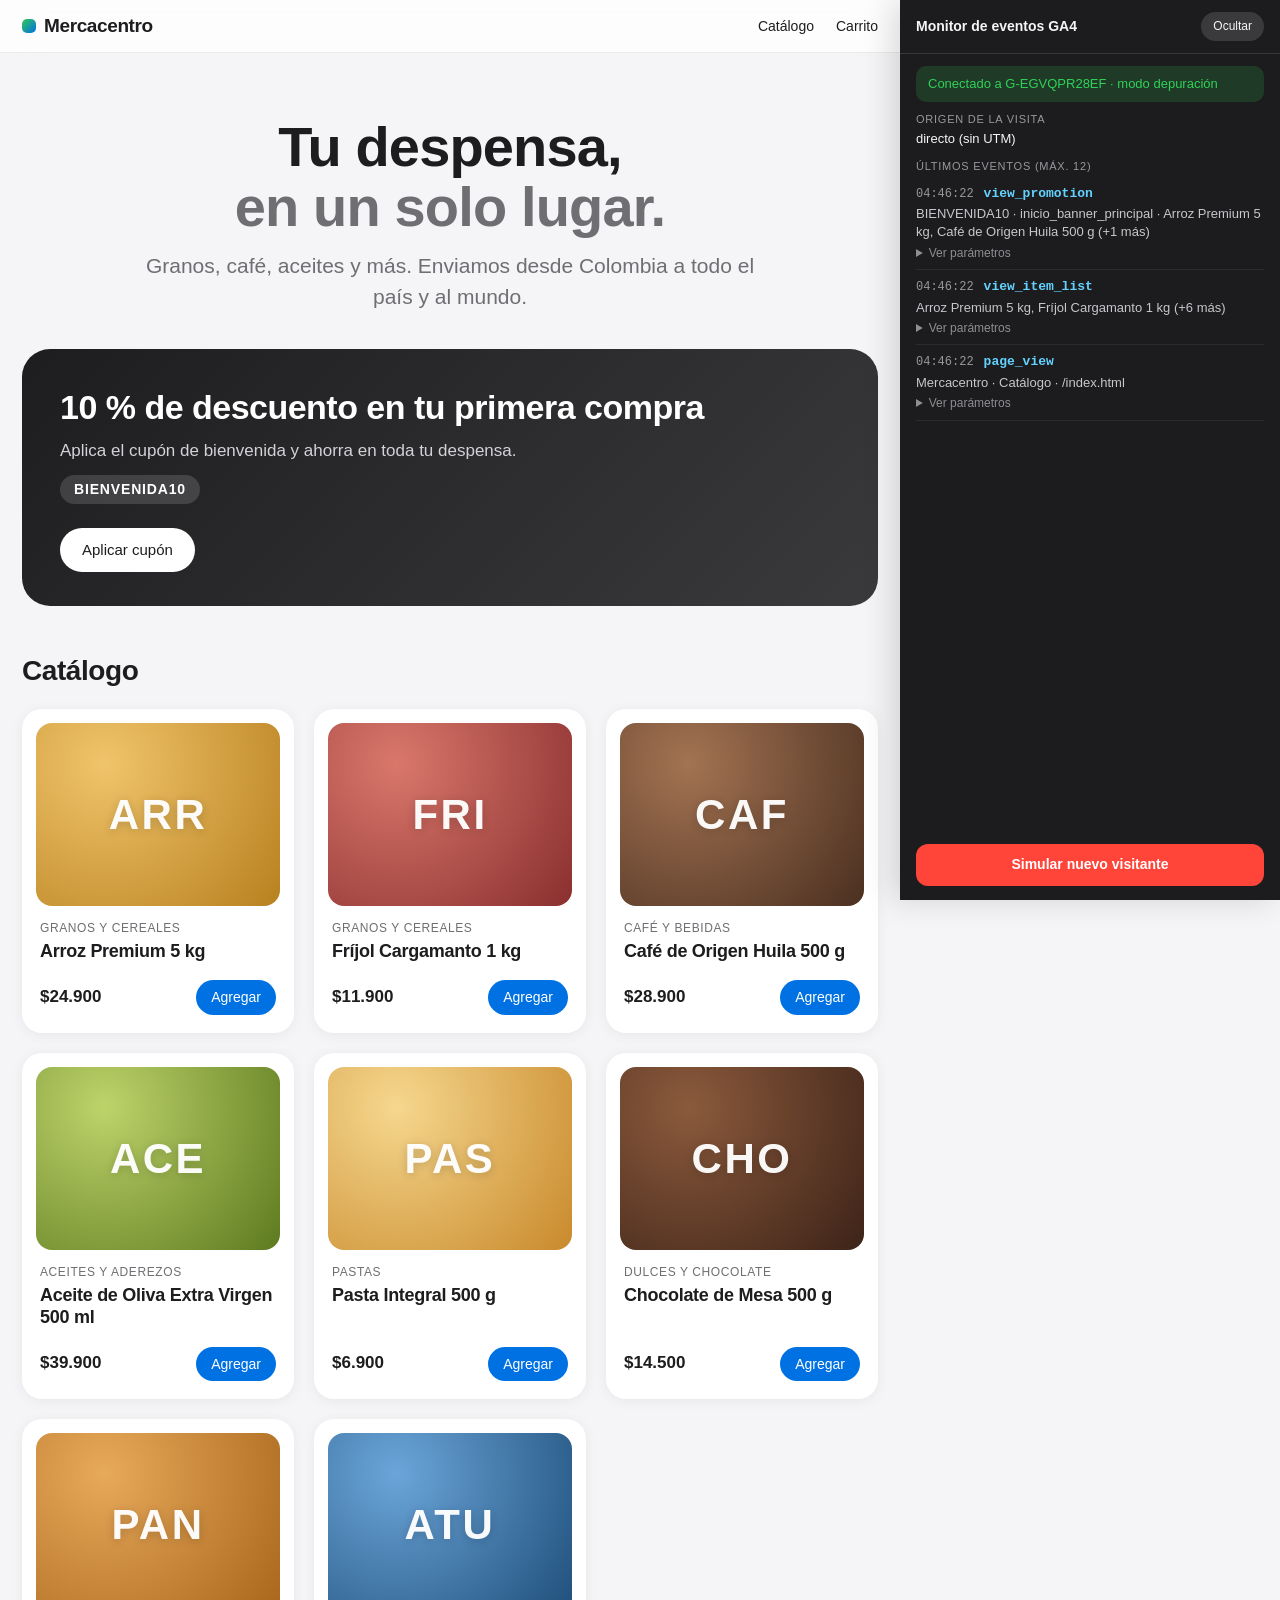
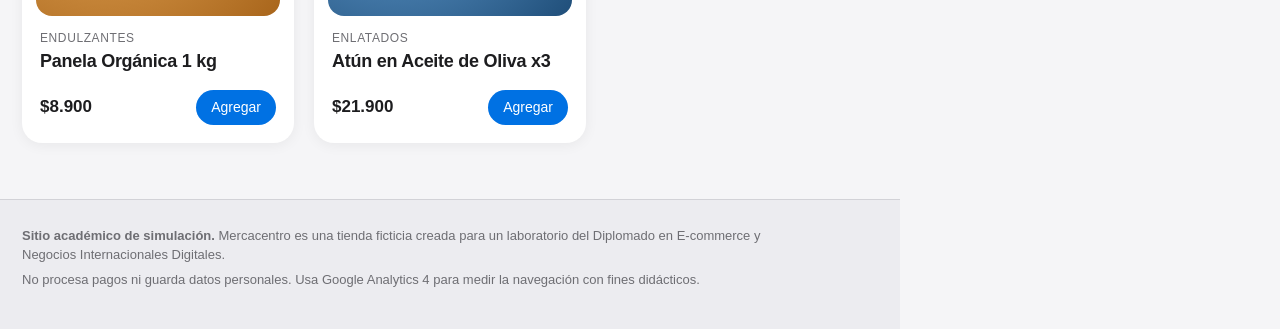
<file: index.html>
<!doctype html>
<html lang="es">
<head>
  <meta charset="utf-8">
  <meta name="viewport" content="width=device-width, initial-scale=1">
  <title>Mercacentro · Catálogo</title>
  <meta name="description" content="Mercacentro: tienda ficticia de despensa para el laboratorio académico de Google Analytics 4.">
  <link rel="icon" href="data:image/svg+xml,%3Csvg xmlns='http://www.w3.org/2000/svg' viewBox='0 0 32 32'%3E%3Crect width='32' height='32' rx='8' fill='%230071e3'/%3E%3Ctext x='16' y='23' font-size='19' text-anchor='middle' fill='white' font-family='Arial' font-weight='700'%3EM%3C/text%3E%3C/svg%3E">
  <link rel="stylesheet" href="css/estilos.css">
</head>
<body>
  <header class="cabecera">
    <div class="cabecera-in">
      <a class="marca" href="index.html"><span class="marca-punto"></span>Mercacentro</a>
      <nav>
        <a href="index.html">Catálogo</a>
        <a href="carrito.html">Carrito<span id="contador-carrito" class="contador" hidden>0</span></a>
      </nav>
    </div>
  </header>

  <main class="contenedor">
    <section class="hero">
      <h1>Tu despensa,<br><span>en un solo lugar.</span></h1>
      <p>Granos, café, aceites y más. Enviamos desde Colombia a todo el país y al mundo.</p>
    </section>

    <section id="zona-promo" aria-label="Promoción"></section>

    <section aria-labelledby="titulo-catalogo">
      <h2 class="titulo-seccion" id="titulo-catalogo">Catálogo</h2>
      <div id="catalogo" class="grid"></div>
    </section>
  </main>

  <footer class="pie">
    <div class="contenedor">
      <p><strong>Sitio académico de simulación.</strong> Mercacentro es una tienda ficticia creada para un laboratorio del Diplomado en E-commerce y Negocios Internacionales Digitales.</p>
      <p>No procesa pagos ni guarda datos personales. Usa Google Analytics 4 para medir la navegación con fines didácticos.</p>
    </div>
  </footer>

  <div id="toast" class="toast" role="status" aria-live="polite"></div>

  <script src="js/config.js"></script>
  <script src="js/productos.js"></script>
  <script src="js/carrito.js"></script>
  <script src="js/analytics.js"></script>
  <script src="js/monitor.js"></script>
  <script src="js/pagina-index.js"></script>
</body>
</html>
</file>
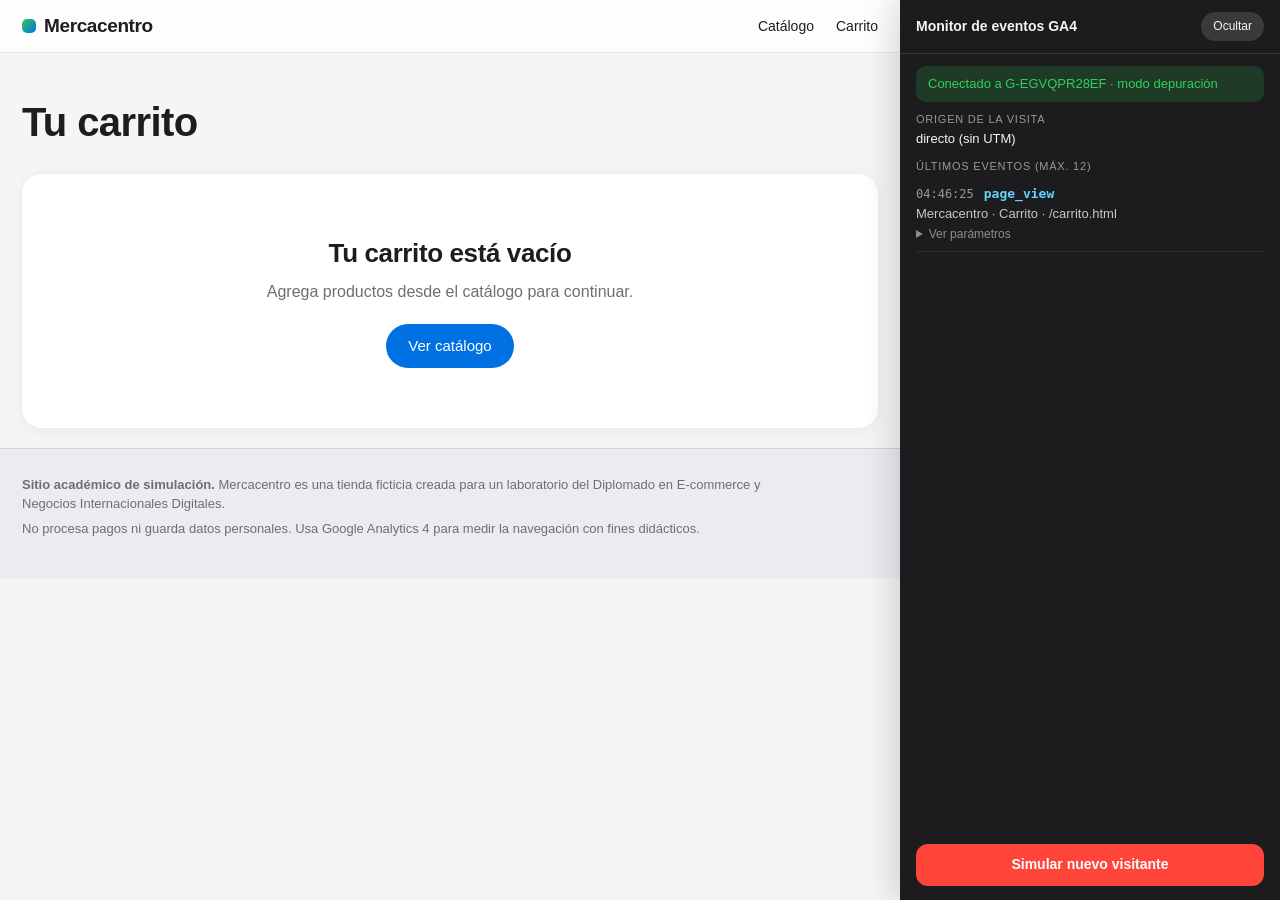
<file: carrito.html>
<!doctype html>
<html lang="es">
<head>
  <meta charset="utf-8">
  <meta name="viewport" content="width=device-width, initial-scale=1">
  <title>Mercacentro · Carrito</title>
  <meta name="description" content="Carrito de compras de Mercacentro, tienda ficticia para el laboratorio de Google Analytics 4.">
  <link rel="icon" href="data:image/svg+xml,%3Csvg xmlns='http://www.w3.org/2000/svg' viewBox='0 0 32 32'%3E%3Crect width='32' height='32' rx='8' fill='%230071e3'/%3E%3Ctext x='16' y='23' font-size='19' text-anchor='middle' fill='white' font-family='Arial' font-weight='700'%3EM%3C/text%3E%3C/svg%3E">
  <link rel="stylesheet" href="css/estilos.css">
</head>
<body>
  <header class="cabecera">
    <div class="cabecera-in">
      <a class="marca" href="index.html"><span class="marca-punto"></span>Mercacentro</a>
      <nav>
        <a href="index.html">Catálogo</a>
        <a href="carrito.html">Carrito<span id="contador-carrito" class="contador" hidden>0</span></a>
      </nav>
    </div>
  </header>

  <main class="contenedor">
    <h1 class="titulo-pagina">Tu carrito</h1>

    <div id="carrito-vacio" class="panel vacio" hidden>
      <h2>Tu carrito está vacío</h2>
      <p>Agrega productos desde el catálogo para continuar.</p>
      <a class="btn" href="index.html">Ver catálogo</a>
    </div>

    <div id="carrito-contenido" class="dos-col" hidden>
      <div>
        <div class="panel" id="lineas" style="padding-top:12px;padding-bottom:12px"></div>
        <div class="panel">
          <h2>Cupón de descuento</h2>
          <p class="nota" style="margin-bottom:0">Prueba con <strong>BIENVENIDA10</strong> para obtener 10 % de descuento.</p>
          <div class="cupon">
            <input type="text" id="input-cupon" placeholder="Código del cupón" autocomplete="off" aria-label="Código del cupón">
            <button type="button" class="btn btn-sec" id="btn-cupon">Aplicar</button>
          </div>
          <p class="msg" id="msg-cupon" role="status"></p>
          <button type="button" class="enlace-btn" id="quitar-cupon" hidden>Quitar cupón</button>
        </div>
      </div>
      <aside class="resumen" aria-label="Resumen del carrito">
        <h2>Resumen</h2>
        <div id="resumen-carrito"></div>
      </aside>
    </div>
  </main>

  <footer class="pie">
    <div class="contenedor">
      <p><strong>Sitio académico de simulación.</strong> Mercacentro es una tienda ficticia creada para un laboratorio del Diplomado en E-commerce y Negocios Internacionales Digitales.</p>
      <p>No procesa pagos ni guarda datos personales. Usa Google Analytics 4 para medir la navegación con fines didácticos.</p>
    </div>
  </footer>

  <script src="js/config.js"></script>
  <script src="js/productos.js"></script>
  <script src="js/carrito.js"></script>
  <script src="js/analytics.js"></script>
  <script src="js/monitor.js"></script>
  <script src="js/pagina-carrito.js"></script>
</body>
</html>
</file>
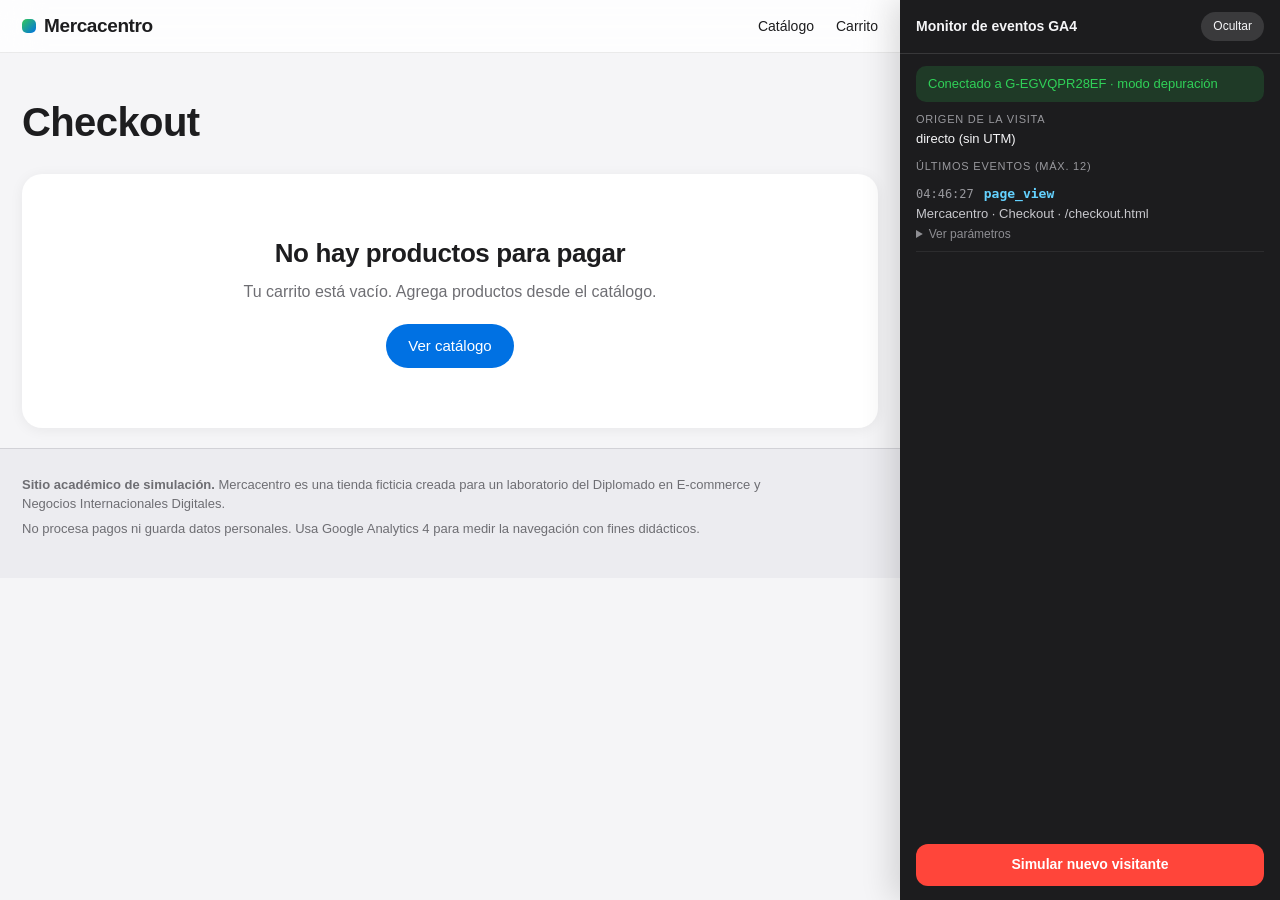
<file: checkout.html>
<!doctype html>
<html lang="es">
<head>
  <meta charset="utf-8">
  <meta name="viewport" content="width=device-width, initial-scale=1">
  <title>Mercacentro · Checkout</title>
  <meta name="description" content="Checkout simulado de Mercacentro, tienda ficticia para el laboratorio de Google Analytics 4.">
  <link rel="icon" href="data:image/svg+xml,%3Csvg xmlns='http://www.w3.org/2000/svg' viewBox='0 0 32 32'%3E%3Crect width='32' height='32' rx='8' fill='%230071e3'/%3E%3Ctext x='16' y='23' font-size='19' text-anchor='middle' fill='white' font-family='Arial' font-weight='700'%3EM%3C/text%3E%3C/svg%3E">
  <link rel="stylesheet" href="css/estilos.css">
</head>
<body>
  <header class="cabecera">
    <div class="cabecera-in">
      <a class="marca" href="index.html"><span class="marca-punto"></span>Mercacentro</a>
      <nav>
        <a href="index.html">Catálogo</a>
        <a href="carrito.html">Carrito<span id="contador-carrito" class="contador" hidden>0</span></a>
      </nav>
    </div>
  </header>

  <main class="contenedor">
    <h1 class="titulo-pagina">Checkout</h1>

    <div id="checkout-vacio" class="panel vacio" hidden>
      <h2>No hay productos para pagar</h2>
      <p>Tu carrito está vacío. Agrega productos desde el catálogo.</p>
      <a class="btn" href="index.html">Ver catálogo</a>
    </div>

    <div id="checkout-contenido">
      <ol class="pasos" aria-label="Pasos del checkout">
        <li id="ind-1" class="activo"><span>1</span> Envío</li>
        <li id="ind-2"><span>2</span> Pago simulado</li>
      </ol>

      <div class="dos-col">
        <div>
          <!-- PASO 1: ENVÍO -->
          <section id="paso-1" class="panel" aria-labelledby="t-paso-1">
            <h2 id="t-paso-1">Paso 1 · Envío</h2>
            <p class="nota">Tienda ficticia: escribe un nombre inventado. No se guarda ni se envía a Analytics. No pedimos correo, teléfono, documento ni datos de tarjeta.</p>
            <form id="form-envio" novalidate>
              <label class="campo">
                <span>Nombre (ficticio)</span>
                <input type="text" id="nombre" name="nombre_ficticio" maxlength="60" autocomplete="off" placeholder="Ej.: Cliente de Prueba">
              </label>
              <label class="campo">
                <span>País de envío</span>
                <select id="pais" name="pais"></select>
              </label>
              <fieldset class="campo">
                <legend>Servicio de envío <span id="tipo-envio" style="font-weight:400;color:var(--texto2)"></span></legend>
                <label class="opcion">
                  <span class="izq"><input type="radio" name="servicio" value="Estándar" checked><span>Estándar<small>Entrega económica</small></span></span>
                  <span class="tarifa" id="tarifa-estandar"></span>
                </label>
                <label class="opcion">
                  <span class="izq"><input type="radio" name="servicio" value="Express"><span>Express<small>Entrega prioritaria</small></span></span>
                  <span class="tarifa" id="tarifa-express"></span>
                </label>
                <p class="nota" style="margin:4px 0 0">Envío Nacional Estándar gratis desde $150.000 en productos (con descuento aplicado).</p>
              </fieldset>
              <p id="error-envio" class="error" role="alert" hidden></p>
              <div class="acciones-form">
                <button type="submit" class="btn" id="btn-continuar">Continuar al pago</button>
                <a href="carrito.html">Volver al carrito</a>
              </div>
            </form>
          </section>

          <!-- PASO 2: PAGO SIMULADO -->
          <section id="paso-2" class="panel" aria-labelledby="t-paso-2" hidden>
            <h2 id="t-paso-2">Paso 2 · Pago simulado</h2>
            <p class="nota" id="pago-para"></p>
            <fieldset class="campo">
              <legend>Medio de pago</legend>
              <label class="opcion"><span class="izq"><input type="radio" name="pago" value="Tarjeta de crédito" checked><span>Tarjeta de crédito<small>Simulado: no se piden datos de tarjeta</small></span></span></label>
              <label class="opcion"><span class="izq"><input type="radio" name="pago" value="PSE"><span>PSE<small>Débito desde tu banco (simulado)</small></span></span></label>
              <label class="opcion"><span class="izq"><input type="radio" name="pago" value="Nequi"><span>Nequi<small>Billetera digital (simulado)</small></span></span></label>
              <label class="opcion"><span class="izq"><input type="radio" name="pago" value="PayPal"><span>PayPal<small>Pagos internacionales (simulado)</small></span></span></label>
            </fieldset>
            <div class="acciones-form">
              <button type="button" class="btn" id="btn-pagar">Pagar (simulado)</button>
              <button type="button" class="enlace-btn" id="volver-envio">← Volver a envío</button>
            </div>
          </section>
        </div>

        <aside class="resumen" aria-label="Resumen del pedido">
          <h2>Resumen del pedido</h2>
          <div id="resumen-checkout"></div>
        </aside>
      </div>
    </div>
  </main>

  <footer class="pie">
    <div class="contenedor">
      <p><strong>Sitio académico de simulación.</strong> Mercacentro es una tienda ficticia creada para un laboratorio del Diplomado en E-commerce y Negocios Internacionales Digitales.</p>
      <p>No procesa pagos ni guarda datos personales. Usa Google Analytics 4 para medir la navegación con fines didácticos.</p>
    </div>
  </footer>

  <script src="js/config.js"></script>
  <script src="js/productos.js"></script>
  <script src="js/carrito.js"></script>
  <script src="js/analytics.js"></script>
  <script src="js/monitor.js"></script>
  <script src="js/pagina-checkout.js"></script>
</body>
</html>
</file>
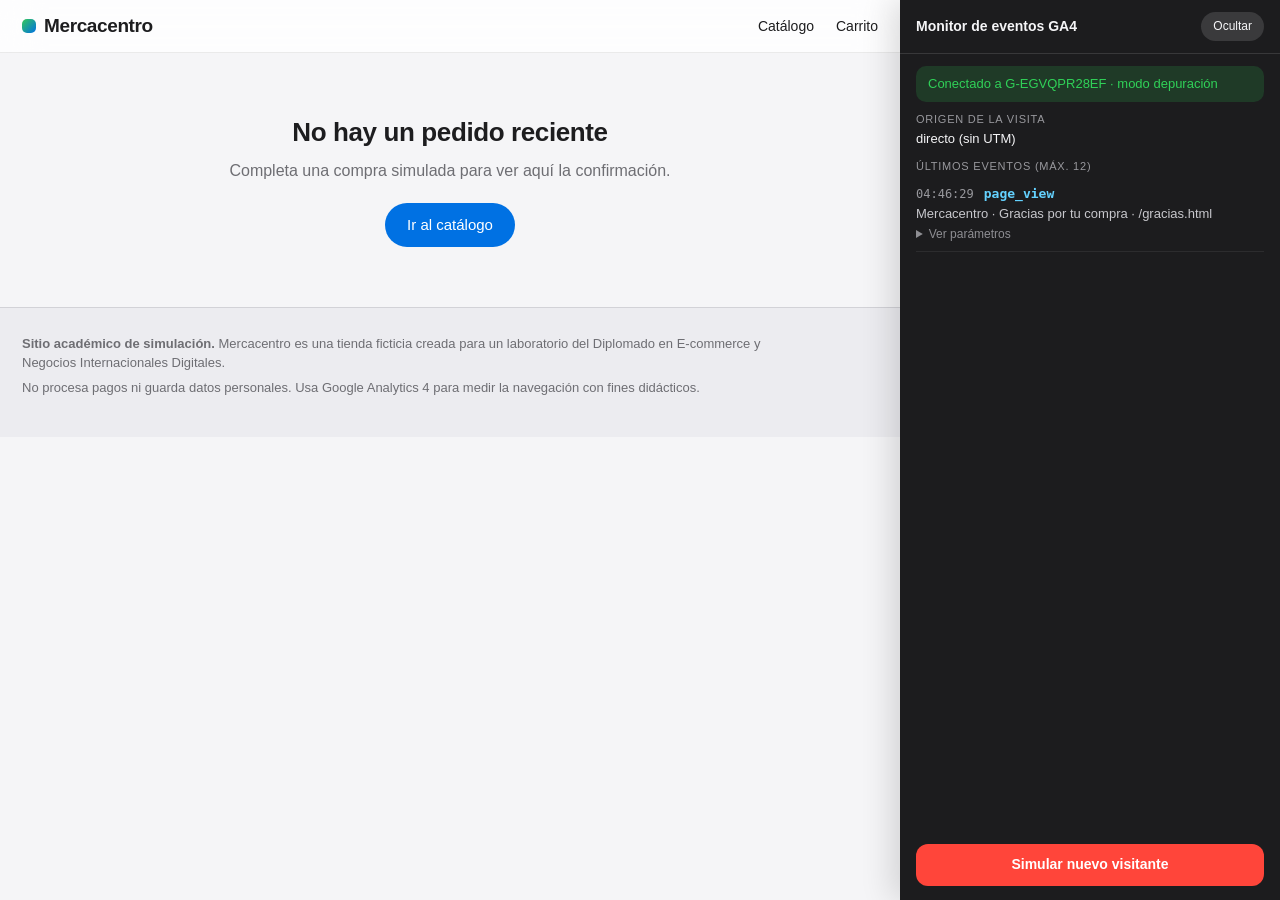
<file: gracias.html>
<!doctype html>
<html lang="es">
<head>
  <meta charset="utf-8">
  <meta name="viewport" content="width=device-width, initial-scale=1">
  <title>Mercacentro · Gracias por tu compra</title>
  <meta name="description" content="Confirmación de compra simulada en Mercacentro, tienda ficticia para el laboratorio de Google Analytics 4.">
  <link rel="icon" href="data:image/svg+xml,%3Csvg xmlns='http://www.w3.org/2000/svg' viewBox='0 0 32 32'%3E%3Crect width='32' height='32' rx='8' fill='%230071e3'/%3E%3Ctext x='16' y='23' font-size='19' text-anchor='middle' fill='white' font-family='Arial' font-weight='700'%3EM%3C/text%3E%3C/svg%3E">
  <link rel="stylesheet" href="css/estilos.css">
</head>
<body>
  <header class="cabecera">
    <div class="cabecera-in">
      <a class="marca" href="index.html"><span class="marca-punto"></span>Mercacentro</a>
      <nav>
        <a href="index.html">Catálogo</a>
        <a href="carrito.html">Carrito<span id="contador-carrito" class="contador" hidden>0</span></a>
      </nav>
    </div>
  </header>

  <main class="contenedor" id="gracias-contenido"></main>

  <footer class="pie">
    <div class="contenedor">
      <p><strong>Sitio académico de simulación.</strong> Mercacentro es una tienda ficticia creada para un laboratorio del Diplomado en E-commerce y Negocios Internacionales Digitales.</p>
      <p>No procesa pagos ni guarda datos personales. Usa Google Analytics 4 para medir la navegación con fines didácticos.</p>
    </div>
  </footer>

  <script src="js/config.js"></script>
  <script src="js/productos.js"></script>
  <script src="js/carrito.js"></script>
  <script src="js/analytics.js"></script>
  <script src="js/monitor.js"></script>
  <script src="js/pagina-gracias.js"></script>
</body>
</html>
</file>
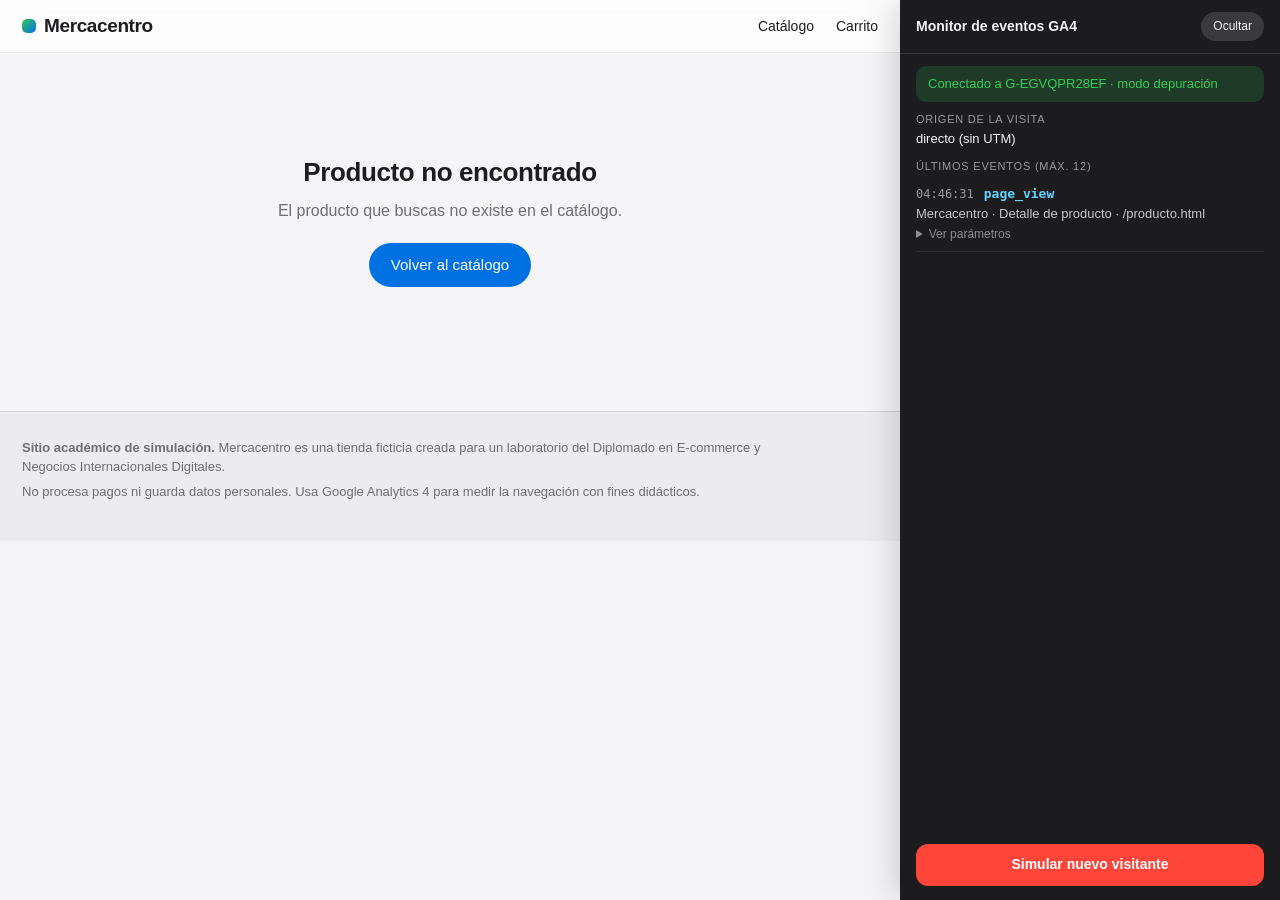
<file: producto.html>
<!doctype html>
<html lang="es">
<head>
  <meta charset="utf-8">
  <meta name="viewport" content="width=device-width, initial-scale=1">
  <title>Mercacentro · Detalle de producto</title>
  <meta name="description" content="Detalle de producto de Mercacentro, tienda ficticia para el laboratorio de Google Analytics 4.">
  <link rel="icon" href="data:image/svg+xml,%3Csvg xmlns='http://www.w3.org/2000/svg' viewBox='0 0 32 32'%3E%3Crect width='32' height='32' rx='8' fill='%230071e3'/%3E%3Ctext x='16' y='23' font-size='19' text-anchor='middle' fill='white' font-family='Arial' font-weight='700'%3EM%3C/text%3E%3C/svg%3E">
  <link rel="stylesheet" href="css/estilos.css">
</head>
<body>
  <header class="cabecera">
    <div class="cabecera-in">
      <a class="marca" href="index.html"><span class="marca-punto"></span>Mercacentro</a>
      <nav>
        <a href="index.html">Catálogo</a>
        <a href="carrito.html">Carrito<span id="contador-carrito" class="contador" hidden>0</span></a>
      </nav>
    </div>
  </header>

  <main class="contenedor">
    <div id="detalle" class="detalle"></div>
  </main>

  <footer class="pie">
    <div class="contenedor">
      <p><strong>Sitio académico de simulación.</strong> Mercacentro es una tienda ficticia creada para un laboratorio del Diplomado en E-commerce y Negocios Internacionales Digitales.</p>
      <p>No procesa pagos ni guarda datos personales. Usa Google Analytics 4 para medir la navegación con fines didácticos.</p>
    </div>
  </footer>

  <div id="toast" class="toast" role="status" aria-live="polite"></div>

  <script src="js/config.js"></script>
  <script src="js/productos.js"></script>
  <script src="js/carrito.js"></script>
  <script src="js/analytics.js"></script>
  <script src="js/monitor.js"></script>
  <script src="js/pagina-producto.js"></script>
</body>
</html>
</file>
<file: css/estilos.css>
/* Mercacentro · estilo inspirado en el diseño de Apple */
:root {
  --bg: #f5f5f7;
  --tarjeta: #ffffff;
  --texto: #1d1d1f;
  --texto2: #6e6e73;
  --linea: #d2d2d7;
  --azul: #0071e3;
  --azul-h: #0077ed;
  --verde: #1f9d55;
  --rojo: #d92d20;
  --radio: 20px;
  --sombra: 0 2px 14px rgba(0, 0, 0, .06);
  --fuente: -apple-system, BlinkMacSystemFont, "SF Pro Display", "SF Pro Text", "Helvetica Neue", "Segoe UI", Roboto, Arial, sans-serif;
  --mon-ancho: 380px;
  --mon-alto: 300px;
}

* { box-sizing: border-box; }
[hidden] { display: none !important; }
html { -webkit-text-size-adjust: 100%; }

body {
  margin: 0;
  font-family: var(--fuente);
  background: var(--bg);
  color: var(--texto);
  line-height: 1.47;
  -webkit-font-smoothing: antialiased;
  padding-right: var(--mon-ancho);     /* reserva el espacio del monitor */
}
body.mon-oculto { padding-right: 0; }

a { color: var(--azul); text-decoration: none; }
a:hover { text-decoration: underline; }
h1, h2, h3 { letter-spacing: -.015em; margin: 0; }

.contenedor { max-width: 1100px; margin: 0 auto; padding: 0 22px; }

/* ---------- cabecera ---------- */
.cabecera {
  position: sticky; top: 0; z-index: 20;
  background: rgba(255, 255, 255, .82);
  -webkit-backdrop-filter: saturate(180%) blur(20px);
  backdrop-filter: saturate(180%) blur(20px);
  border-bottom: 1px solid rgba(0, 0, 0, .08);
}
.cabecera-in {
  max-width: 1100px; margin: 0 auto; padding: 0 22px; height: 52px;
  display: flex; align-items: center; justify-content: space-between;
}
.marca { color: var(--texto); font-weight: 600; font-size: 19px; letter-spacing: -.02em; display: flex; align-items: center; gap: 8px; }
.marca:hover { text-decoration: none; }
.marca-punto { width: 14px; height: 14px; border-radius: 5px; background: linear-gradient(135deg, #34c759, #0071e3); display: inline-block; }
.cabecera nav { display: flex; gap: 22px; align-items: center; }
.cabecera nav a { color: var(--texto); font-size: 14px; }
.contador {
  display: inline-block; min-width: 20px; padding: 0 6px; margin-left: 4px;
  border-radius: 980px; background: var(--azul); color: #fff; font-size: 12px; font-weight: 600; text-align: center; line-height: 20px;
}

/* ---------- hero ---------- */
.hero { text-align: center; padding: 64px 0 36px; }
.hero h1 { font-size: clamp(34px, 5vw, 56px); line-height: 1.07; font-weight: 700; margin-bottom: 14px; }
.hero h1 span { color: var(--texto2); }
.hero p { font-size: clamp(17px, 2vw, 21px); color: var(--texto2); max-width: 640px; margin: 0 auto; }

/* ---------- banner promoción ---------- */
.promo {
  background: linear-gradient(135deg, #1d1d1f 0%, #3a3a3c 100%);
  color: #fff; border-radius: 28px; padding: 34px 38px; margin-bottom: 44px;
  display: flex; gap: 24px; align-items: center; justify-content: space-between; flex-wrap: wrap;
}
.promo h2 { font-size: clamp(24px, 3vw, 34px); font-weight: 700; margin-bottom: 6px; }
.promo p { margin: 0; color: #d2d2d7; font-size: 17px; }
.promo .codigo {
  display: inline-block; margin-top: 12px; padding: 4px 14px; border-radius: 980px;
  background: rgba(255, 255, 255, .14); font-weight: 600; letter-spacing: .06em; font-size: 14px;
}
.promo-ok {
  background: #e8f7ee; color: #14663a; border-radius: 18px; padding: 16px 22px; margin-bottom: 44px; font-weight: 500; text-align: center;
}

/* ---------- secciones ---------- */
.titulo-seccion { font-size: 28px; font-weight: 700; margin: 0 0 18px; }
.titulo-pagina { font-size: clamp(30px, 4vw, 40px); font-weight: 700; margin: 40px 0 22px; }
.nota { color: var(--texto2); font-size: 14px; margin: 0 0 16px; }

/* ---------- catálogo ---------- */
.grid { display: grid; grid-template-columns: repeat(auto-fill, minmax(230px, 1fr)); gap: 20px; padding-bottom: 56px; }
.tarjeta {
  background: var(--tarjeta); border-radius: var(--radio); padding: 14px; box-shadow: var(--sombra);
  display: flex; flex-direction: column; gap: 12px; transition: transform .2s ease, box-shadow .2s ease;
}
.tarjeta:hover { transform: translateY(-3px); box-shadow: 0 10px 30px rgba(0, 0, 0, .1); }
.tarjeta-enlace { color: inherit; display: block; }
.tarjeta-enlace:hover { text-decoration: none; }
.tarjeta .cat { font-size: 12px; color: var(--texto2); margin: 14px 4px 2px; text-transform: uppercase; letter-spacing: .05em; }
.tarjeta h3 { font-size: 18px; font-weight: 600; margin: 0 4px; line-height: 1.25; }
.tarjeta-pie { display: flex; align-items: center; justify-content: space-between; gap: 8px; margin: auto 4px 4px; padding-top: 6px; }

.bloque {
  aspect-ratio: 4 / 3; border-radius: 16px; display: flex; align-items: center; justify-content: center;
  font-weight: 700; font-size: 42px; letter-spacing: .06em; color: rgba(255, 255, 255, .96);
  background: radial-gradient(circle at 28% 22%, var(--c2), var(--c1));
  text-shadow: 0 2px 10px rgba(0, 0, 0, .18);
}
.bloque.mini { width: 64px; aspect-ratio: 1; border-radius: 14px; font-size: 18px; }

.precio { font-size: 17px; font-weight: 600; }
.precio s { color: var(--texto2); font-weight: 400; font-size: 14px; margin-left: 6px; }
.precio-desc { color: #b12704; }

/* ---------- botones ---------- */
.btn {
  appearance: none; -webkit-appearance: none; border: 0; border-radius: 980px; background: var(--azul); color: #fff;
  font: inherit; font-size: 15px; font-weight: 500; padding: 11px 22px; cursor: pointer; text-decoration: none; display: inline-block; text-align: center;
}
.btn:hover { background: var(--azul-h); text-decoration: none; }
.btn:focus-visible, .mon-toggle:focus-visible, .mon-reset:focus-visible { outline: 3px solid rgba(0, 113, 227, .45); outline-offset: 2px; }
.btn[disabled] { opacity: .4; cursor: not-allowed; }
.btn-sec { background: #e8e8ed; color: var(--texto); }
.btn-sec:hover { background: #dcdce1; }
.btn-claro { background: #fff; color: var(--texto); }
.btn-claro:hover { background: #f0f0f5; }
.btn-peq { padding: 7px 15px; font-size: 14px; }
.btn-bloque { display: block; width: 100%; }
.enlace-btn { background: none; border: 0; color: var(--azul); font: inherit; font-size: 14px; cursor: pointer; padding: 0; }
.enlace-btn:hover { text-decoration: underline; }

/* ---------- layout dos columnas ---------- */
.dos-col { display: grid; grid-template-columns: minmax(0, 1fr) 340px; gap: 28px; align-items: start; padding-bottom: 64px; }
@media (max-width: 1180px) { .dos-col { grid-template-columns: 1fr; } }

.panel { background: var(--tarjeta); border-radius: var(--radio); padding: 28px; box-shadow: var(--sombra); margin-bottom: 20px; }
.panel h2 { font-size: 22px; margin-bottom: 8px; }

.resumen { background: var(--tarjeta); border-radius: var(--radio); padding: 24px; box-shadow: var(--sombra); position: sticky; top: 72px; }
.resumen h2 { font-size: 20px; margin-bottom: 14px; }
.fila-res { display: flex; justify-content: space-between; gap: 12px; padding: 6px 0; font-size: 15px; }
.fila-res.desc { color: var(--verde); }
.fila-res.total { border-top: 1px solid var(--linea); margin-top: 8px; padding-top: 14px; font-size: 19px; font-weight: 700; }
.resumen .btn { margin-top: 16px; }
.mini-lineas { list-style: none; margin: 0 0 12px; padding: 0 0 8px; border-bottom: 1px solid var(--linea); font-size: 14px; color: var(--texto2); }
.mini-lineas li { display: flex; justify-content: space-between; gap: 10px; padding: 3px 0; }

/* ---------- carrito ---------- */
.linea { display: grid; grid-template-columns: 64px minmax(0, 1fr) auto auto; gap: 16px; align-items: center; padding: 16px 0; border-bottom: 1px solid var(--linea); }
.linea:last-child { border-bottom: 0; }
.linea h3 { font-size: 16px; font-weight: 600; }
.linea .sub { font-size: 13px; color: var(--texto2); }
.cant { display: inline-flex; align-items: center; background: #f0f0f5; border-radius: 980px; }
.cant button { appearance: none; border: 0; background: transparent; width: 34px; height: 34px; font-size: 18px; cursor: pointer; border-radius: 50%; color: var(--texto); }
.cant button:hover { background: #e2e2e8; }
.cant span { min-width: 26px; text-align: center; font-weight: 600; }
.total-linea { font-weight: 600; min-width: 90px; text-align: right; }
@media (max-width: 560px) { .linea { grid-template-columns: 64px 1fr; } .linea .cant, .linea .total-linea { grid-column: 2; text-align: left; } }

.cupon { display: flex; gap: 8px; margin-top: 8px; }
.cupon input { flex: 1; min-width: 0; }
.msg { font-size: 14px; margin: 8px 0 0; }
.msg.ok { color: var(--verde); }
.msg.error, .error { color: var(--rojo); font-size: 14px; }

.vacio { text-align: center; padding: 60px 20px; }
.vacio h2 { font-size: 26px; margin-bottom: 8px; }
.vacio p { color: var(--texto2); margin: 0 0 20px; }

/* ---------- detalle de producto ---------- */
.detalle { display: grid; grid-template-columns: minmax(0, 1fr) minmax(0, 1fr); gap: 40px; padding: 40px 0 64px; align-items: start; }
.detalle .bloque { font-size: 72px; border-radius: 28px; }
.detalle h1 { font-size: clamp(28px, 3.4vw, 40px); margin: 6px 0 10px; line-height: 1.1; }
.detalle .cat { color: var(--texto2); text-transform: uppercase; letter-spacing: .06em; font-size: 13px; }
.detalle .precio { font-size: 28px; font-weight: 700; margin: 6px 0 14px; }
.detalle .precio s { font-size: 18px; }
.detalle p.desc { color: var(--texto2); font-size: 17px; margin: 0 0 22px; }
.detalle .acciones { display: flex; gap: 14px; align-items: center; flex-wrap: wrap; }
.detalle .migas { font-size: 14px; margin-bottom: 8px; display: inline-block; }
@media (max-width: 900px) { .detalle { grid-template-columns: 1fr; gap: 24px; } }

/* ---------- formularios ---------- */
.campo { display: block; margin: 0 0 18px; border: 0; padding: 0; }
.campo > span, .campo > legend { display: block; font-size: 14px; font-weight: 600; margin-bottom: 6px; padding: 0; }
input[type="text"], select {
  width: 100%; font: inherit; font-size: 16px; padding: 12px 14px; border: 1px solid var(--linea); border-radius: 12px; background: #fff; color: var(--texto);
}
input[type="text"]:focus, select:focus { outline: 3px solid rgba(0, 113, 227, .3); border-color: var(--azul); }
.opcion {
  display: flex; align-items: center; justify-content: space-between; gap: 12px; padding: 14px 16px;
  border: 1px solid var(--linea); border-radius: 14px; margin-bottom: 10px; cursor: pointer; background: #fff;
}
.opcion:has(input:checked) { border-color: var(--azul); box-shadow: 0 0 0 1px var(--azul) inset; background: #f5faff; }
.opcion .izq { display: flex; align-items: center; gap: 12px; }
.opcion small { color: var(--texto2); display: block; font-size: 13px; }
.opcion .tarifa { font-weight: 600; white-space: nowrap; }
.opcion .tarifa.gratis { color: var(--verde); }

.pasos { list-style: none; padding: 0; margin: 0 0 22px; display: flex; gap: 10px; flex-wrap: wrap; }
.pasos li { display: flex; align-items: center; gap: 8px; color: var(--texto2); font-size: 15px; padding: 6px 14px 6px 6px; border-radius: 980px; background: #e8e8ed; }
.pasos li span { width: 24px; height: 24px; border-radius: 50%; background: #c7c7cc; color: #fff; font-size: 13px; font-weight: 700; display: inline-flex; align-items: center; justify-content: center; }
.pasos li.activo { color: var(--texto); background: #fff; box-shadow: var(--sombra); }
.pasos li.activo span { background: var(--azul); }
.pasos li.hecho span { background: var(--verde); }

.acciones-form { display: flex; gap: 14px; align-items: center; flex-wrap: wrap; margin-top: 6px; }

/* ---------- gracias ---------- */
.gracias { text-align: center; max-width: 640px; margin: 0 auto; padding: 56px 0 24px; }
.gracias .check { width: 72px; height: 72px; border-radius: 50%; background: var(--verde); color: #fff; font-size: 38px; display: inline-flex; align-items: center; justify-content: center; margin-bottom: 18px; }
.gracias h1 { font-size: clamp(28px, 4vw, 40px); margin-bottom: 8px; }
.gracias p { color: var(--texto2); font-size: 17px; }
.ficha { text-align: left; margin: 26px 0; }
.ficha .fila-res strong { font-weight: 600; }
.aviso { background: #fff8e6; color: #7a5a00; border-radius: 14px; padding: 12px 16px; font-size: 14px; text-align: left; margin: 18px 0; }

/* ---------- toast ---------- */
.toast {
  position: fixed; left: 22px; bottom: 22px; z-index: 50; background: rgba(29, 29, 31, .92); color: #fff; padding: 12px 20px; border-radius: 980px;
  font-size: 14px; opacity: 0; transform: translateY(10px); pointer-events: none; transition: opacity .25s, transform .25s;
}
.toast.visible { opacity: 1; transform: none; }

/* ---------- pie ---------- */
.pie { border-top: 1px solid var(--linea); background: #ececf0; color: var(--texto2); font-size: 13px; padding: 26px 0 34px; }
.pie .contenedor p { margin: 0 0 6px; max-width: 760px; }

/* ---------- monitor de eventos ---------- */
#monitor {
  position: fixed; z-index: 100; top: 0; right: 0; bottom: 0; width: var(--mon-ancho);
  background: #1c1c1e; color: #f5f5f7; display: flex; flex-direction: column;
  font-size: 13px; line-height: 1.4; box-shadow: -8px 0 30px rgba(0, 0, 0, .14);
}
.mon-cab { display: flex; justify-content: space-between; align-items: center; gap: 10px; padding: 12px 16px; border-bottom: 1px solid #38383a; }
.mon-cab strong { font-size: 14px; font-weight: 600; }
.mon-toggle {
  appearance: none; border: 0; border-radius: 980px; background: #3a3a3c; color: #f5f5f7; font: inherit; font-size: 12px; font-weight: 500; padding: 6px 12px; cursor: pointer;
}
.mon-toggle:hover { background: #4a4a4d; }
.mon-cuerpo { flex: 1; display: flex; flex-direction: column; min-height: 0; padding: 12px 16px 14px; gap: 10px; }
.mon-estado { padding: 9px 12px; border-radius: 10px; font-weight: 500; }
.mon-estado.ok { background: rgba(48, 209, 88, .16); color: #30d158; }
.mon-estado.error { background: rgba(255, 69, 58, .16); color: #ff7b72; }
.mon-etq { display: block; font-size: 11px; text-transform: uppercase; letter-spacing: .07em; color: #98989d; margin-bottom: 3px; }
.mon-origen { font-weight: 500; word-break: break-word; }
.mon-bloque-lista { flex: 1; min-height: 0; display: flex; flex-direction: column; }
.mon-lista { list-style: none; margin: 0; padding: 0; flex: 1; min-height: 0; overflow-y: auto; }
.mon-ev { padding: 8px 0; border-bottom: 1px solid #2c2c2e; }
.mon-ev-fila { display: flex; gap: 10px; align-items: baseline; }
.mon-ev-hora { color: #98989d; font-variant-numeric: tabular-nums; font-family: ui-monospace, SFMono-Regular, Menlo, Consolas, monospace; font-size: 12px; }
.mon-ev-nombre { font-weight: 600; font-family: ui-monospace, SFMono-Regular, Menlo, Consolas, monospace; color: #64d2ff; }
.mon-ev-nombre.compra { color: #30d158; }
.mon-ev-res { color: #c7c7cc; margin-top: 2px; word-break: break-word; }
.mon-ev-det summary { cursor: pointer; color: #8e8e93; font-size: 12px; margin-top: 3px; }
.mon-ev-det pre { margin: 6px 0 0; padding: 8px; background: #111; border-radius: 8px; max-height: 180px; overflow: auto; font-size: 11px; color: #d1d1d6; }
.mon-vacio { color: #8e8e93; padding: 8px 0; }
.mon-reset {
  appearance: none; border: 0; border-radius: 12px; background: #ff453a; color: #fff; font: inherit; font-weight: 600; font-size: 14px; padding: 11px 14px; cursor: pointer;
}
.mon-reset:hover { background: #ff5d53; }

#monitor.plegado { top: auto; bottom: 16px; right: 16px; width: auto; border-radius: 980px; box-shadow: 0 6px 24px rgba(0, 0, 0, .25); }
#monitor.plegado .mon-cuerpo { display: none; }
#monitor.plegado .mon-cab { border: 0; padding: 8px 8px 8px 16px; gap: 14px; }

/* ---------- pantallas < 820 px: monitor abajo, 300 px de alto ---------- */
@media (max-width: 819px) {
  body { padding-right: 0; padding-bottom: var(--mon-alto); }
  body.mon-oculto { padding-bottom: 0; }
  #monitor { top: auto; left: 0; right: 0; bottom: 0; width: 100%; height: var(--mon-alto); box-shadow: 0 -8px 30px rgba(0, 0, 0, .16); }
  #monitor.plegado { left: auto; right: 12px; bottom: 12px; width: auto; height: auto; }
  .mon-cab { padding: 8px 14px; }
  .mon-cuerpo { padding: 8px 14px 10px; gap: 6px; }
  .mon-estado { padding: 6px 10px; }
  .toast { bottom: calc(var(--mon-alto) + 14px); left: 12px; }
  body.mon-oculto .toast { bottom: 22px; }
  .hero { padding: 40px 0 24px; }
  .promo { padding: 26px 24px; }
}
</file>
